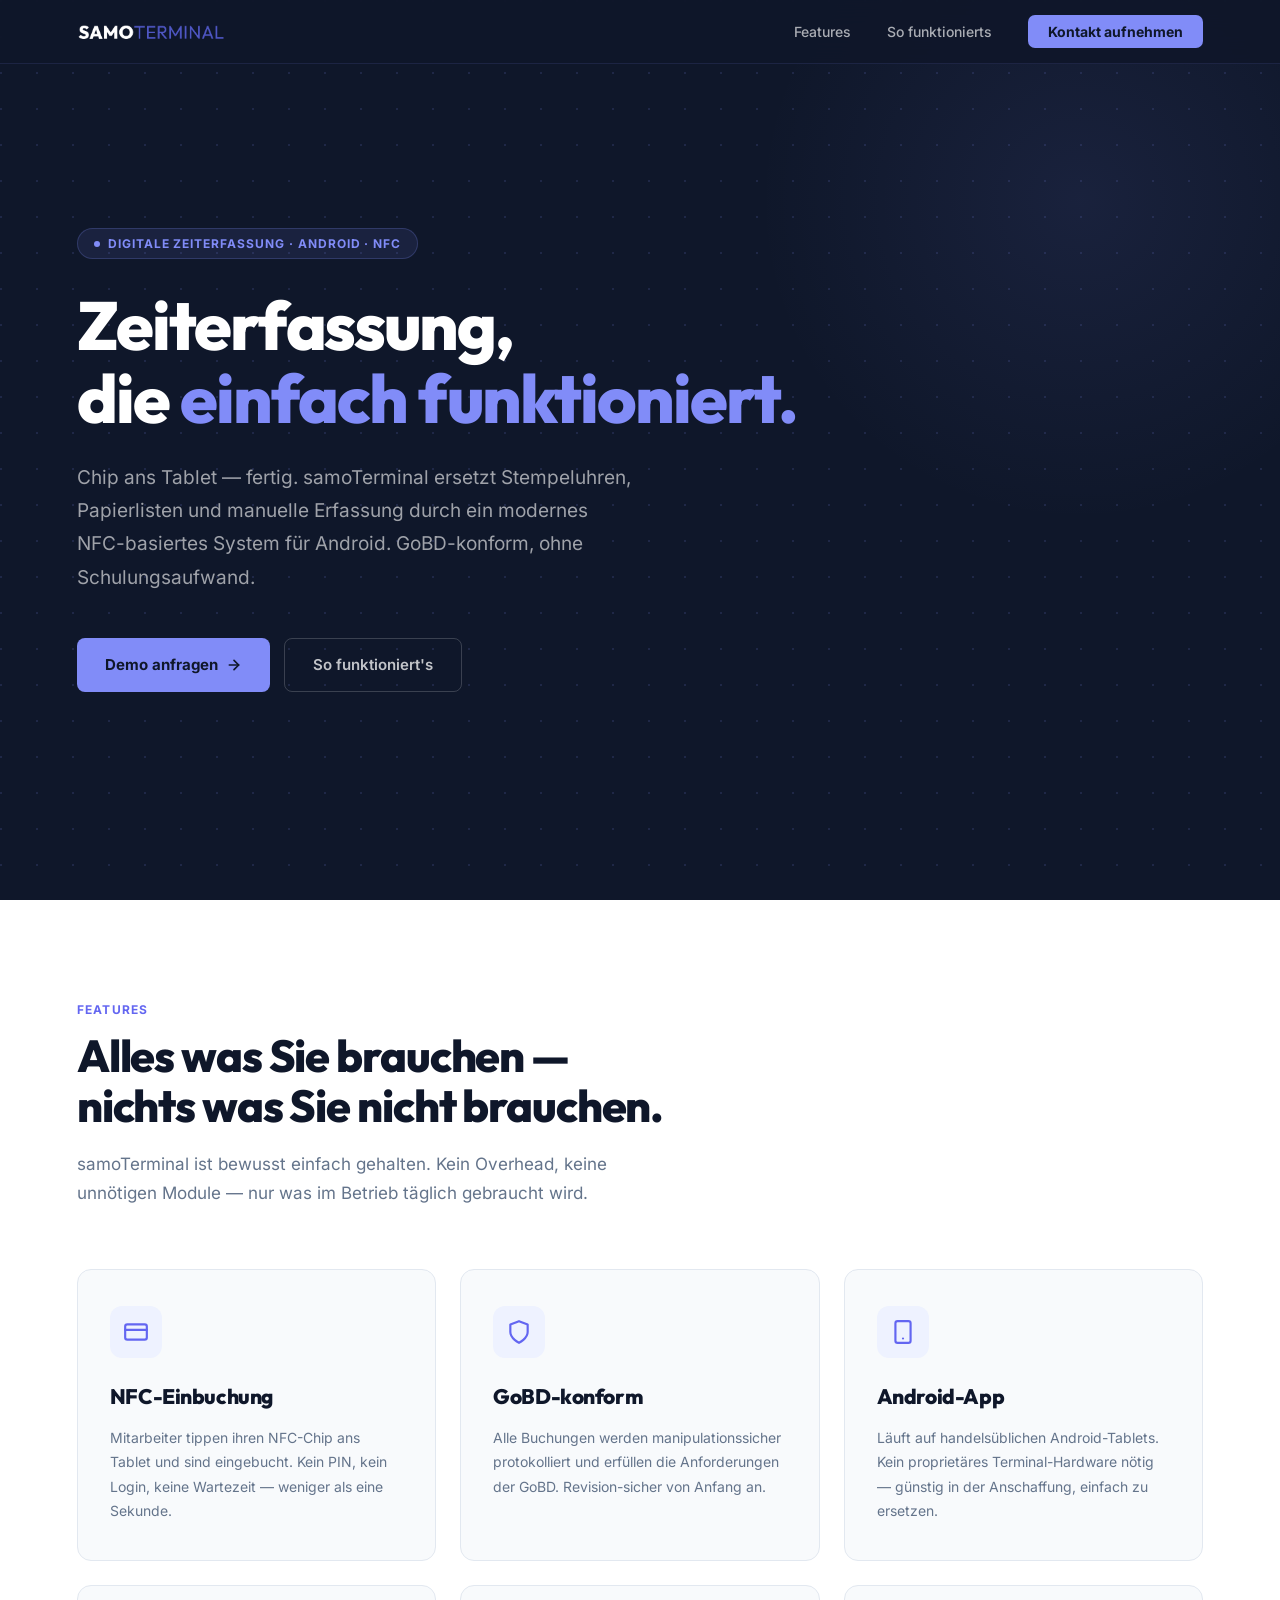
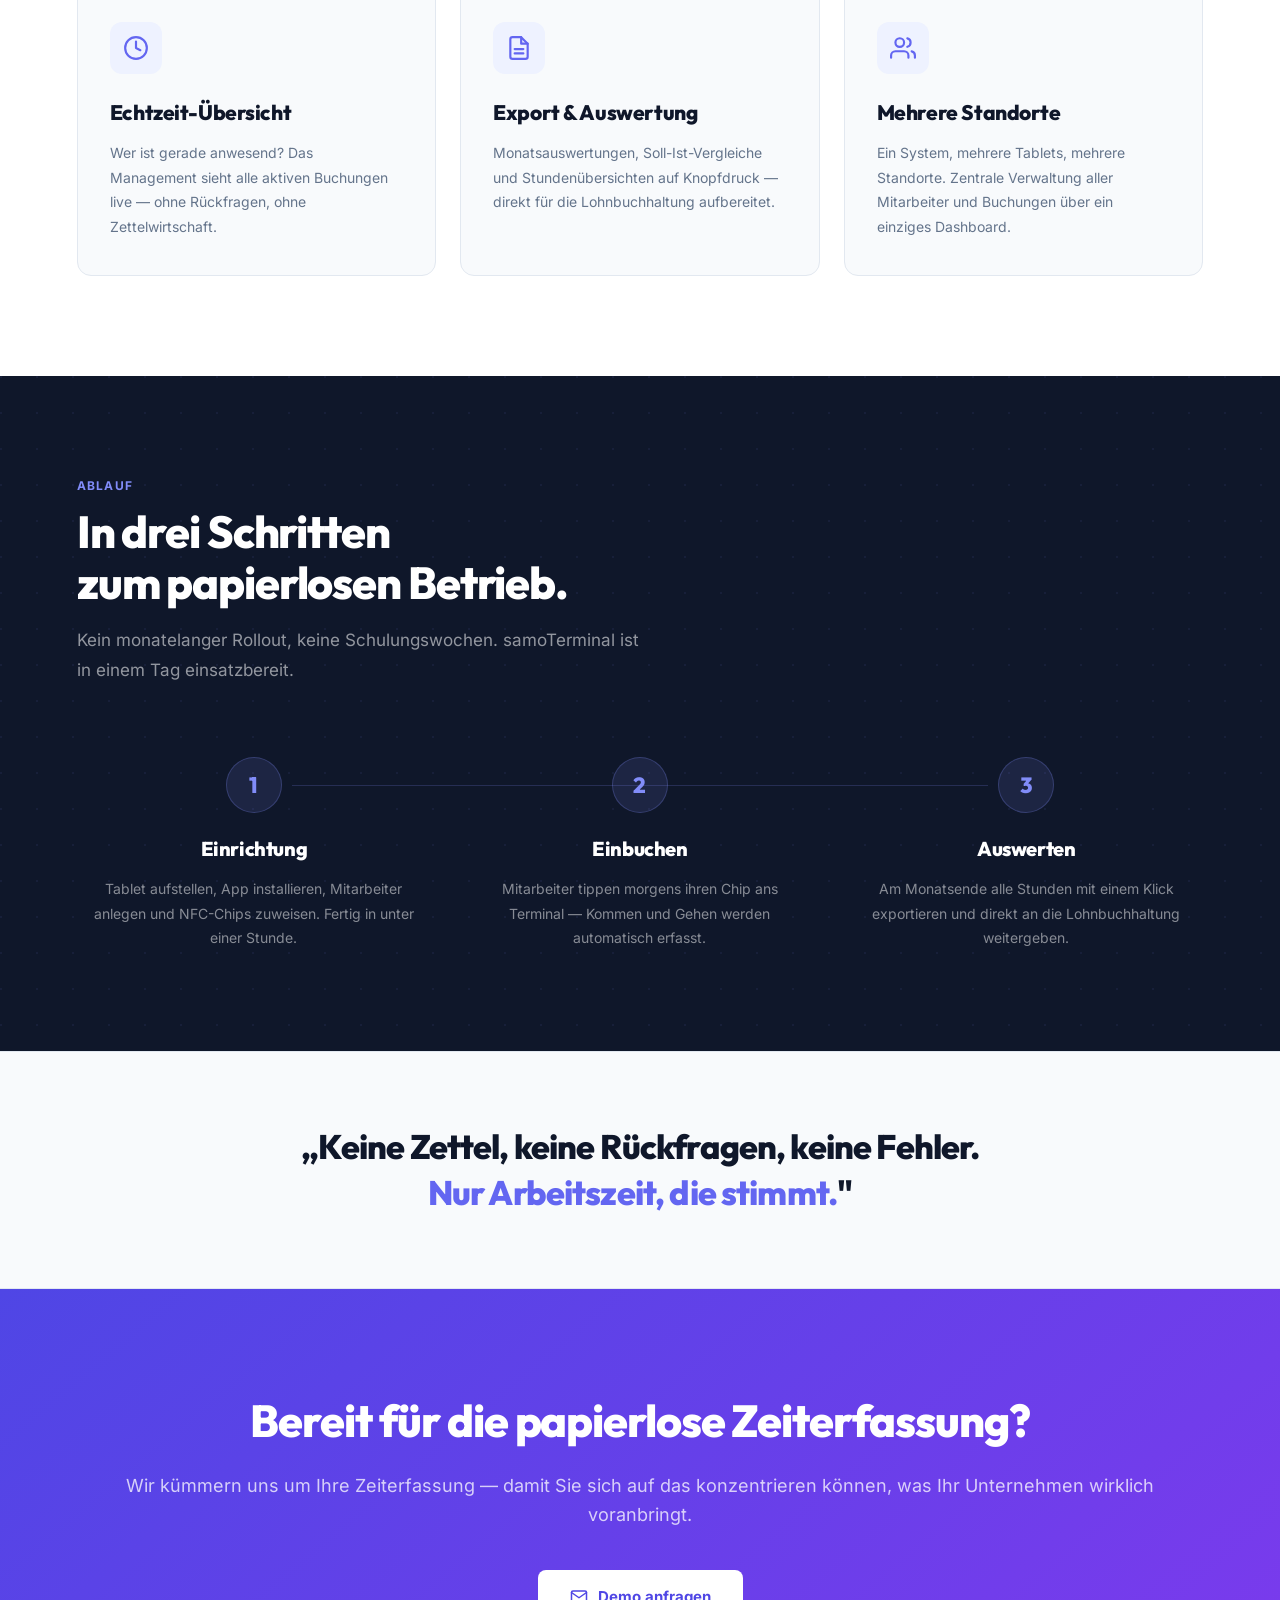
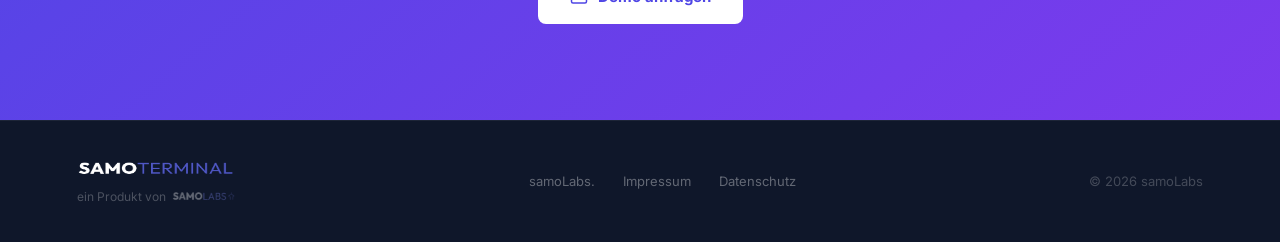
<file: index.html>
<!DOCTYPE html>
<html lang="de">
<head>
  <meta charset="UTF-8">
  <meta name="viewport" content="width=device-width, initial-scale=1.0">
  <meta name="description" content="samoTerminal – Digitale Zeiterfassung per NFC. Mitarbeiter buchen sich per Chip ein. Kein Papier, keine manuelle Erfassung, GoBD-konform.">
  <meta property="og:title" content="samoTerminal. – Zeiterfassung per Tipp.">
  <meta property="og:description" content="NFC-basierte digitale Zeiterfassung für Android-Tablets. Einfach, schnell, GoBD-konform.">
  <meta property="og:type" content="website">
  <title>samoTerminal. – Zeiterfassung per Tipp.</title>
  <link rel="stylesheet" href="assets/fonts/fonts.css">
  <style>
    *, *::before, *::after { box-sizing: border-box; margin: 0; padding: 0; }

    :root {
      --navy:         #0F172A;
      --navy-mid:     #1E293B;
      --purple:       #818CF8;
      --purple-2:     #6366F1;
      --purple-3:     #4F46E5;
      --purple-light: #EEF2FF;
      --white:        #FFFFFF;
      --gray:         #64748B;
      --gray-light:   #F8FAFC;
      --border:       #E2E8F0;
      --text:         #1E293B;
      --font-head:    'Outfit', sans-serif;
      --font-body:    'Inter', system-ui, sans-serif;
    }

    html { scroll-behavior: smooth; }
    body {
      font-family: var(--font-body);
      color: var(--text);
      background: var(--white);
      -webkit-font-smoothing: antialiased;
      line-height: 1.6;
    }

    /* ── Nav ── */
    nav {
      position: fixed; top: 0; left: 0; right: 0; z-index: 100;
      background: rgba(15, 23, 42, 0.94);
      backdrop-filter: blur(14px);
      -webkit-backdrop-filter: blur(14px);
      border-bottom: 1px solid rgba(129, 140, 248, 0.12);
      height: 64px; padding: 0 6%;
      display: flex; align-items: center; justify-content: space-between;
    }
    .nav-logo img { height: 26px; display: block; }
    .nav-links { list-style: none; display: flex; align-items: center; gap: 36px; }
    .nav-links a { color: rgba(255,255,255,0.65); text-decoration: none; font-size: 14px; font-weight: 500; transition: color .2s; }
    .nav-links a:hover { color: var(--purple); }
    .nav-cta { background: var(--purple) !important; color: var(--navy) !important; font-weight: 700 !important; padding: 8px 20px; border-radius: 7px; }
    .nav-cta:hover { background: var(--purple-2) !important; color: #fff !important; }
    .nav-by { font-size: 12px; color: rgba(255,255,255,0.3); display: flex; align-items: center; gap: 8px; }
    .nav-by img { height: 16px; opacity: .5; }

    /* ── Hero ── */
    #hero {
      min-height: 100vh;
      background: var(--navy);
      display: flex; align-items: center;
      padding: 120px 6% 100px;
      position: relative; overflow: hidden;
    }
    .hero-dots {
      position: absolute; inset: 0; z-index: 0;
      background-image: radial-gradient(circle at 1px 1px, rgba(129,140,248,0.14) 1px, transparent 0);
      background-size: 36px 36px;
    }
    .hero-glow { position: absolute; z-index: 0; width: 700px; height: 700px; background: radial-gradient(circle, rgba(129,140,248,0.09) 0%, transparent 65%); top: -150px; right: -150px; }
    .hero-content { position: relative; z-index: 1; max-width: 800px; }

    .eyebrow {
      display: inline-flex; align-items: center; gap: 8px;
      background: rgba(129,140,248,0.1); border: 1px solid rgba(129,140,248,0.22);
      border-radius: 99px; padding: 5px 16px;
      font-size: 12px; font-weight: 700; color: var(--purple);
      letter-spacing: .08em; text-transform: uppercase; margin-bottom: 30px;
    }
    .eyebrow-dot { width: 6px; height: 6px; background: var(--purple); border-radius: 50%; }

    .hero-h1 {
      font-family: var(--font-head); font-weight: 800;
      font-size: clamp(38px, 5.5vw, 68px);
      color: var(--white); line-height: 1.07;
      letter-spacing: -0.03em; margin-bottom: 26px;
    }
    .hero-h1 em { font-style: normal; color: var(--purple); }
    .hero-sub { font-size: clamp(16px, 1.8vw, 19px); color: rgba(255,255,255,0.6); max-width: 560px; line-height: 1.75; margin-bottom: 44px; }

    .btn-row { display: flex; gap: 14px; flex-wrap: wrap; }
    .btn-primary {
      display: inline-flex; align-items: center; gap: 8px;
      background: var(--purple); color: var(--navy);
      font-family: var(--font-body); font-weight: 700; font-size: 15px;
      padding: 14px 28px; border-radius: 8px; text-decoration: none;
      transition: background .2s, transform .15s;
    }
    .btn-primary:hover { background: var(--purple-2); transform: translateY(-2px); }
    .btn-outline {
      display: inline-flex; align-items: center; gap: 8px;
      background: transparent; color: rgba(255,255,255,0.75);
      font-family: var(--font-body); font-weight: 600; font-size: 15px;
      padding: 14px 28px; border-radius: 8px; text-decoration: none;
      border: 1px solid rgba(255,255,255,0.18); transition: border-color .2s, color .2s;
    }
    .btn-outline:hover { border-color: var(--purple); color: var(--purple); }

    /* ── Shared ── */
    .section { padding: 100px 6%; }
    .section-inner { max-width: 1160px; margin: 0 auto; }
    .label { font-size: 12px; font-weight: 700; letter-spacing: .1em; text-transform: uppercase; color: var(--purple-2); margin-bottom: 12px; }
    .label-light { color: var(--purple); }
    .section-h2 { font-family: var(--font-head); font-weight: 800; font-size: clamp(28px, 3.5vw, 46px); color: var(--navy); line-height: 1.12; letter-spacing: -0.025em; margin-bottom: 18px; }
    .section-h2-light { color: #fff; }
    .section-lead { font-size: 17px; color: var(--gray); max-width: 580px; line-height: 1.75; margin-bottom: 60px; }
    .section-lead-light { color: rgba(255,255,255,0.55); }

    /* ── Features ── */
    #features { background: var(--white); }
    .features-grid { display: grid; grid-template-columns: repeat(3, 1fr); gap: 24px; }
    .feature {
      background: var(--gray-light); border: 1px solid var(--border);
      border-radius: 14px; padding: 36px 32px;
      transition: border-color .25s, box-shadow .25s, transform .2s;
    }
    .feature:hover { border-color: var(--purple); box-shadow: 0 8px 32px rgba(99,102,241,0.1); transform: translateY(-3px); }
    .feature-icon {
      width: 52px; height: 52px; background: var(--purple-light);
      border-radius: 12px; display: flex; align-items: center; justify-content: center;
      margin-bottom: 22px; color: var(--purple-2);
    }
    .feature h3 { font-family: var(--font-head); font-weight: 800; font-size: 21px; color: var(--navy); letter-spacing: -0.02em; margin-bottom: 12px; }
    .feature p { font-size: 14px; color: var(--gray); line-height: 1.75; }

    /* ── So funktioniert's ── */
    #wie { background: var(--navy); position: relative; overflow: hidden; }
    .schritte { display: grid; grid-template-columns: repeat(3, 1fr); gap: 32px; position: relative; z-index: 1; }
    .schritt { text-align: center; padding: 0 16px; }
    .schritt-nr {
      width: 56px; height: 56px; border-radius: 50%;
      background: rgba(129,140,248,0.12); border: 1px solid rgba(129,140,248,0.25);
      display: flex; align-items: center; justify-content: center;
      font-family: var(--font-head); font-weight: 800; font-size: 22px;
      color: var(--purple); margin: 0 auto 20px;
    }
    .schritt h3 { font-family: var(--font-head); font-weight: 800; font-size: 20px; color: #fff; letter-spacing: -0.02em; margin-bottom: 12px; }
    .schritt p { font-size: 14px; color: rgba(255,255,255,0.5); line-height: 1.75; }
    .schritte-linie {
      position: absolute; top: 28px; left: calc(16.66% + 28px); right: calc(16.66% + 28px);
      height: 1px; background: rgba(129,140,248,0.2); z-index: 0;
    }

    /* ── Zitat ── */
    #zitat { background: var(--gray-light); border-top: 1px solid var(--border); border-bottom: 1px solid var(--border); padding: 72px 6%; text-align: center; }
    #zitat blockquote { font-family: var(--font-head); font-weight: 800; font-size: clamp(22px, 3vw, 34px); color: var(--navy); letter-spacing: -0.025em; line-height: 1.35; max-width: 760px; margin: 0 auto; }
    #zitat blockquote em { font-style: normal; color: var(--purple-2); }

    /* ── Kontakt ── */
    #kontakt { background: linear-gradient(140deg, var(--purple-3) 0%, #7C3AED 100%); padding: 96px 6%; text-align: center; }
    #kontakt h2 { font-family: var(--font-head); font-weight: 800; font-size: clamp(28px, 3.5vw, 46px); color: #fff; letter-spacing: -0.025em; margin-bottom: 16px; }
    #kontakt p { font-size: 18px; color: rgba(255,255,255,0.75); margin-bottom: 40px; }
    .btn-white { display: inline-flex; align-items: center; gap: 10px; background: #fff; color: var(--purple-3); font-family: var(--font-body); font-weight: 700; font-size: 15px; padding: 15px 32px; border-radius: 8px; text-decoration: none; transition: transform .2s, box-shadow .2s; }
    .btn-white:hover { transform: translateY(-2px); box-shadow: 0 12px 36px rgba(0,0,0,0.2); }

    /* ── Footer ── */
    footer { background: var(--navy); border-top: 1px solid rgba(255,255,255,0.06); padding: 36px 6%; }
    .footer-inner { max-width: 1160px; margin: 0 auto; display: flex; align-items: center; justify-content: space-between; flex-wrap: wrap; gap: 16px; }
    .footer-brand { display: flex; flex-direction: column; gap: 8px; }
    footer .product-logo { height: 22px; }
    .footer-by { display: flex; align-items: center; gap: 6px; font-size: 12px; color: rgba(255,255,255,0.25); }
    .footer-by img { height: 14px; opacity: .35; }
    .footer-links { display: flex; gap: 28px; }
    .footer-links a { font-size: 13px; color: rgba(255,255,255,0.35); text-decoration: none; transition: color .2s; }
    .footer-links a:hover { color: var(--purple); }
    .footer-copy { font-size: 13px; color: rgba(255,255,255,0.22); }

    @media (max-width: 768px) {
      nav .nav-links { display: none; }
      .features-grid, .schritte { grid-template-columns: 1fr; }
      .schritte-linie { display: none; }
    }
  </style>
</head>
<body>

  <nav>
    <a href="/" class="nav-logo">
      <img src="./assets/samoTerminal-logo-dark.png" alt="samoTerminal.">
    </a>
    <ul class="nav-links">
      <li><a href="#features">Features</a></li>
      <li><a href="#wie">So funktionierts</a></li>
      <li><a href="#kontakt" class="nav-cta">Kontakt aufnehmen</a></li>
    </ul>
  </nav>

  <!-- Hero -->
  <section id="hero">
    <div class="hero-dots"></div>
    <div class="hero-glow"></div>
    <div class="hero-content">
      <div class="eyebrow">
        <span class="eyebrow-dot"></span>
        Digitale Zeiterfassung · Android · NFC
      </div>
      <h1 class="hero-h1">
        Zeiterfassung,<br>
        die <em>einfach funktioniert.</em>
      </h1>
      <p class="hero-sub">
        Chip ans Tablet — fertig. samoTerminal ersetzt Stempeluhren, Papierlisten und manuelle Erfassung durch ein modernes NFC-basiertes System für Android. GoBD-konform, ohne Schulungsaufwand.
      </p>
      <div class="btn-row">
        <a href="#kontakt" class="btn-primary">
          Demo anfragen
          <svg width="16" height="16" viewBox="0 0 24 24" fill="none" stroke="currentColor" stroke-width="2.5" stroke-linecap="round" stroke-linejoin="round"><path d="M5 12h14"/><path d="m12 5 7 7-7 7"/></svg>
        </a>
        <a href="#wie" class="btn-outline">So funktioniert's</a>
      </div>
    </div>
  </section>

  <!-- Features -->
  <section id="features" class="section">
    <div class="section-inner">
      <div class="label">Features</div>
      <h2 class="section-h2">Alles was Sie brauchen —<br>nichts was Sie nicht brauchen.</h2>
      <p class="section-lead">samoTerminal ist bewusst einfach gehalten. Kein Overhead, keine unnötigen Module — nur was im Betrieb täglich gebraucht wird.</p>
      <div class="features-grid">
        <div class="feature">
          <div class="feature-icon">
            <svg width="26" height="26" viewBox="0 0 24 24" fill="none" stroke="currentColor" stroke-width="2" stroke-linecap="round" stroke-linejoin="round">
              <rect x="2" y="5" width="20" height="14" rx="2"/><path d="M2 10h20"/>
            </svg>
          </div>
          <h3>NFC-Einbuchung</h3>
          <p>Mitarbeiter tippen ihren NFC-Chip ans Tablet und sind eingebucht. Kein PIN, kein Login, keine Wartezeit — weniger als eine Sekunde.</p>
        </div>
        <div class="feature">
          <div class="feature-icon">
            <svg width="26" height="26" viewBox="0 0 24 24" fill="none" stroke="currentColor" stroke-width="2" stroke-linecap="round" stroke-linejoin="round">
              <path d="M12 22s8-4 8-10V5l-8-3-8 3v7c0 6 8 10 8 10z"/>
            </svg>
          </div>
          <h3>GoBD-konform</h3>
          <p>Alle Buchungen werden manipulationssicher protokolliert und erfüllen die Anforderungen der GoBD. Revision-sicher von Anfang an.</p>
        </div>
        <div class="feature">
          <div class="feature-icon">
            <svg width="26" height="26" viewBox="0 0 24 24" fill="none" stroke="currentColor" stroke-width="2" stroke-linecap="round" stroke-linejoin="round">
              <rect x="5" y="2" width="14" height="20" rx="2"/><line x1="12" y1="18" x2="12.01" y2="18"/>
            </svg>
          </div>
          <h3>Android-App</h3>
          <p>Läuft auf handelsüblichen Android-Tablets. Kein proprietäres Terminal-Hardware nötig — günstig in der Anschaffung, einfach zu ersetzen.</p>
        </div>
        <div class="feature">
          <div class="feature-icon">
            <svg width="26" height="26" viewBox="0 0 24 24" fill="none" stroke="currentColor" stroke-width="2" stroke-linecap="round" stroke-linejoin="round">
              <circle cx="12" cy="12" r="10"/><polyline points="12 6 12 12 16 14"/>
            </svg>
          </div>
          <h3>Echtzeit-Übersicht</h3>
          <p>Wer ist gerade anwesend? Das Management sieht alle aktiven Buchungen live — ohne Rückfragen, ohne Zettelwirtschaft.</p>
        </div>
        <div class="feature">
          <div class="feature-icon">
            <svg width="26" height="26" viewBox="0 0 24 24" fill="none" stroke="currentColor" stroke-width="2" stroke-linecap="round" stroke-linejoin="round">
              <path d="M14 2H6a2 2 0 0 0-2 2v16a2 2 0 0 0 2 2h12a2 2 0 0 0 2-2V8z"/><polyline points="14 2 14 8 20 8"/><line x1="16" y1="13" x2="8" y2="13"/><line x1="16" y1="17" x2="8" y2="17"/>
            </svg>
          </div>
          <h3>Export &amp; Auswertung</h3>
          <p>Monatsauswertungen, Soll-Ist-Vergleiche und Stundenübersichten auf Knopfdruck — direkt für die Lohnbuchhaltung aufbereitet.</p>
        </div>
        <div class="feature">
          <div class="feature-icon">
            <svg width="26" height="26" viewBox="0 0 24 24" fill="none" stroke="currentColor" stroke-width="2" stroke-linecap="round" stroke-linejoin="round">
              <path d="M17 21v-2a4 4 0 0 0-4-4H5a4 4 0 0 0-4 4v2"/><circle cx="9" cy="7" r="4"/><path d="M23 21v-2a4 4 0 0 0-3-3.87"/><path d="M16 3.13a4 4 0 0 1 0 7.75"/>
            </svg>
          </div>
          <h3>Mehrere Standorte</h3>
          <p>Ein System, mehrere Tablets, mehrere Standorte. Zentrale Verwaltung aller Mitarbeiter und Buchungen über ein einziges Dashboard.</p>
        </div>
      </div>
    </div>
  </section>

  <!-- So funktionierts -->
  <section id="wie" class="section" style="position:relative">
    <div class="hero-dots" style="opacity:.5"></div>
    <div class="section-inner" style="position:relative;z-index:1">
      <div class="label label-light">Ablauf</div>
      <h2 class="section-h2 section-h2-light">In drei Schritten<br>zum papierlosen Betrieb.</h2>
      <p class="section-lead section-lead-light" style="margin-bottom:72px">Kein monatelanger Rollout, keine Schulungswochen. samoTerminal ist in einem Tag einsatzbereit.</p>
      <div style="position:relative">
        <div class="schritte-linie"></div>
        <div class="schritte">
          <div class="schritt">
            <div class="schritt-nr">1</div>
            <h3>Einrichtung</h3>
            <p>Tablet aufstellen, App installieren, Mitarbeiter anlegen und NFC-Chips zuweisen. Fertig in unter einer Stunde.</p>
          </div>
          <div class="schritt">
            <div class="schritt-nr">2</div>
            <h3>Einbuchen</h3>
            <p>Mitarbeiter tippen morgens ihren Chip ans Terminal — Kommen und Gehen werden automatisch erfasst.</p>
          </div>
          <div class="schritt">
            <div class="schritt-nr">3</div>
            <h3>Auswerten</h3>
            <p>Am Monatsende alle Stunden mit einem Klick exportieren und direkt an die Lohnbuchhaltung weitergeben.</p>
          </div>
        </div>
      </div>
    </div>
  </section>

  <!-- Zitat -->
  <section id="zitat">
    <blockquote>
      „Keine Zettel, keine Rückfragen, keine Fehler.<br>
      <em>Nur Arbeitszeit, die stimmt.</em>"
    </blockquote>
  </section>

  <!-- Kontakt -->
  <section id="kontakt">
    <h2>Bereit für die papierlose Zeiterfassung?</h2>
    <p>Wir kümmern uns um Ihre Zeiterfassung — damit Sie sich auf das konzentrieren können, was Ihr Unternehmen wirklich voranbringt.</p>
    <a href="mailto:info@samolabs.de" class="btn-white">
      <svg width="18" height="18" viewBox="0 0 24 24" fill="none" stroke="currentColor" stroke-width="2" stroke-linecap="round" stroke-linejoin="round"><path d="M4 4h16c1.1 0 2 .9 2 2v12c0 1.1-.9 2-2 2H4c-1.1 0-2-.9-2-2V6c0-1.1.9-2 2-2z"/><polyline points="22,6 12,13 2,6"/></svg>
      Demo anfragen
    </a>
  </section>

  <!-- Footer -->
  <footer>
    <div class="footer-inner">
      <div class="footer-brand">
        <img src="./assets/samoTerminal-logo-dark.png" alt="samoTerminal." class="product-logo">
        <div class="footer-by">
          ein Produkt von <img src="./assets/samolabs-logo-dark.png" alt="samoLabs.">
        </div>
      </div>
      <div class="footer-links">
        <a href="https://samolabs.de">samoLabs.</a>
        <a href="./impressum.html">Impressum</a>
        <a href="./datenschutz.html">Datenschutz</a>
      </div>
      <div class="footer-copy">© <span id="fyear"></span> samoLabs</div>
    </div>
  </footer>

  <script>document.getElementById('fyear').textContent = new Date().getFullYear();</script>
</body>
</html>
</file>
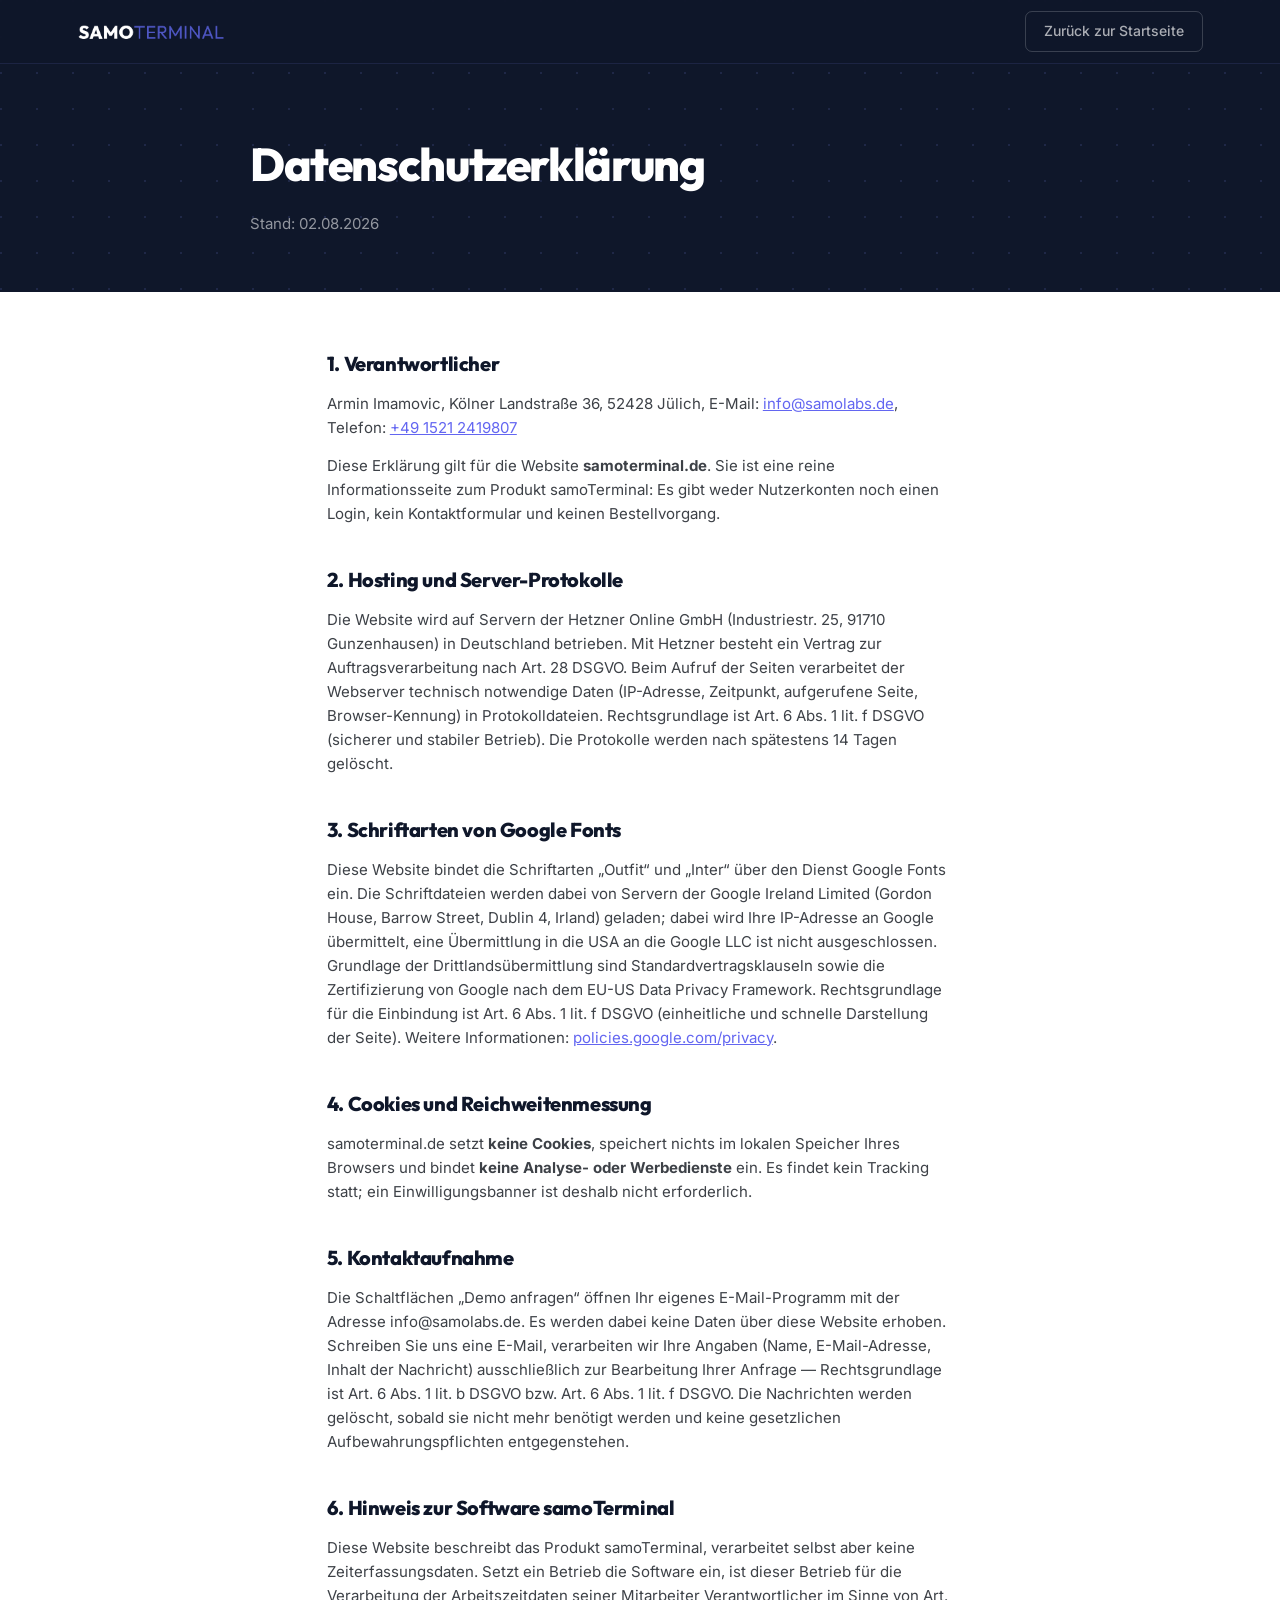
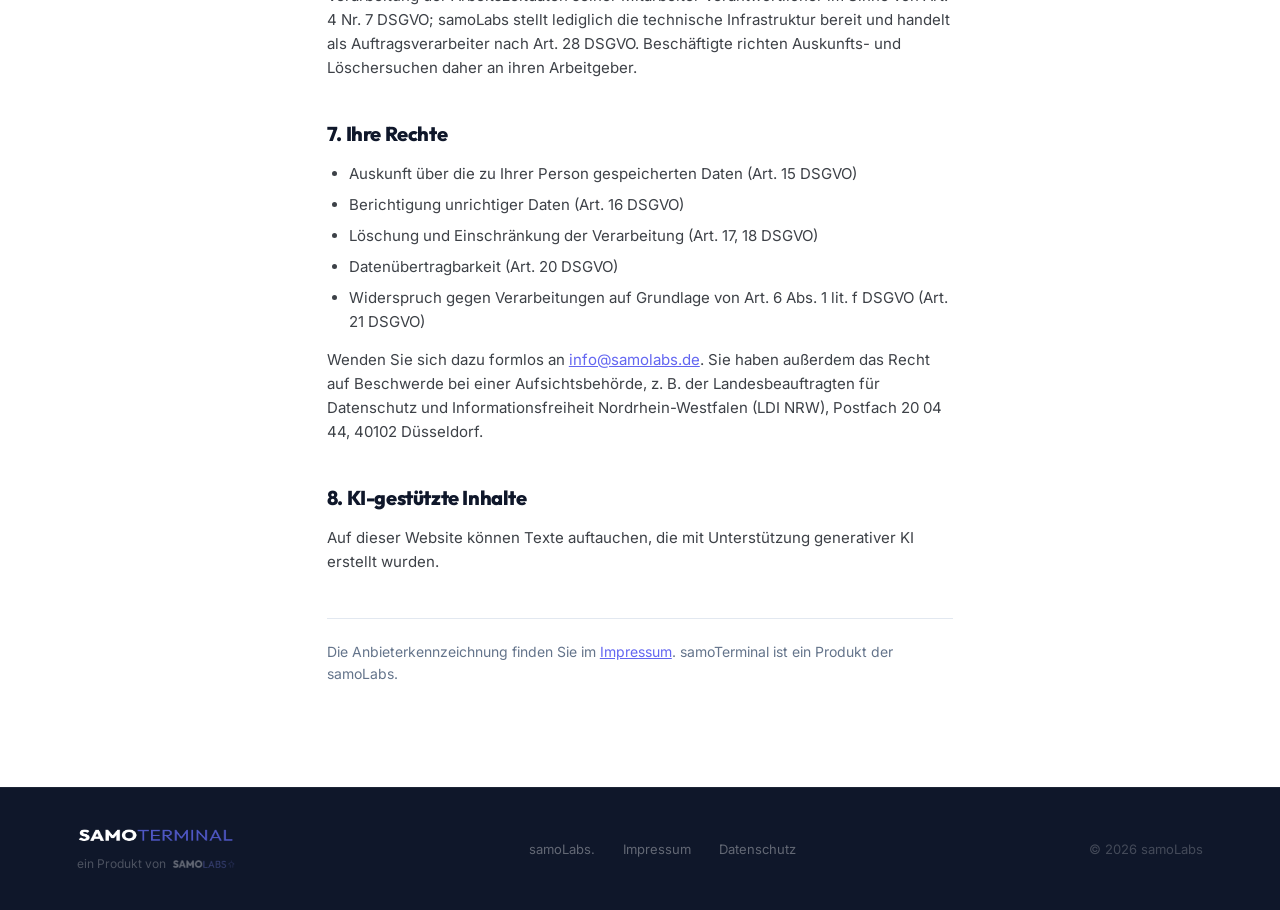
<file: datenschutz.html>
<!DOCTYPE html>
<html lang="de">
<head>
  <meta charset="UTF-8">
  <meta name="viewport" content="width=device-width, initial-scale=1.0">
  <meta name="description" content="Datenschutzerklärung von samoTerminal – Informationen zur Verarbeitung personenbezogener Daten nach DSGVO.">
  <title>Datenschutzerklärung – samoTerminal.</title>
  <link rel="stylesheet" href="assets/fonts/fonts.css">
  <style>
    *, *::before, *::after { box-sizing: border-box; margin: 0; padding: 0; }

    :root {
      --navy:         #0F172A;
      --purple:       #818CF8;
      --purple-2:     #6366F1;
      --white:        #FFFFFF;
      --gray:         #64748B;
      --border:       #E2E8F0;
      --text:         #1E293B;
      --font-head:    'Outfit', sans-serif;
      --font-body:    'Inter', system-ui, sans-serif;
    }

    body {
      font-family: var(--font-body);
      color: var(--text);
      background: var(--white);
      -webkit-font-smoothing: antialiased;
      line-height: 1.6;
    }

    /* ── Nav (identisch zu index.html) ── */
    nav {
      position: fixed; top: 0; left: 0; right: 0; z-index: 100;
      background: rgba(15, 23, 42, 0.94);
      backdrop-filter: blur(14px);
      -webkit-backdrop-filter: blur(14px);
      border-bottom: 1px solid rgba(129, 140, 248, 0.12);
      height: 64px; padding: 0 6%;
      display: flex; align-items: center; justify-content: space-between;
    }
    .nav-logo img { height: 26px; display: block; }
    .nav-back {
      color: rgba(255,255,255,0.65); text-decoration: none;
      font-size: 14px; font-weight: 500;
      padding: 8px 18px; border: 1px solid rgba(255,255,255,0.18); border-radius: 7px;
      transition: color .2s, border-color .2s;
    }
    .nav-back:hover { color: var(--purple); border-color: var(--purple); }

    /* ── Kopf ── */
    .recht-kopf { background: var(--navy); padding: 128px 6% 56px; position: relative; overflow: hidden; }
    .recht-kopf::before {
      content: ''; position: absolute; inset: 0;
      background-image: radial-gradient(circle at 1px 1px, rgba(129,140,248,0.14) 1px, transparent 0);
      background-size: 36px 36px;
    }
    .recht-kopf .inner { position: relative; z-index: 1; max-width: 780px; margin: 0 auto; }
    .recht-kopf h1 { font-family: var(--font-head); font-weight: 800; font-size: clamp(30px, 4vw, 46px); color: #fff; letter-spacing: -0.03em; }
    .recht-kopf p { font-size: 15px; color: rgba(255,255,255,0.55); margin-top: 10px; }

    /* ── Inhalt ── */
    main { max-width: 780px; margin: 0 auto; padding: 56px 6% 88px; }
    main h2 { font-family: var(--font-head); font-weight: 800; font-size: 20px; color: var(--navy); letter-spacing: -0.02em; margin: 38px 0 12px; }
    main h2:first-child { margin-top: 0; }
    main p { font-size: 15px; color: #3D4147; margin-bottom: 14px; }
    main ul { margin: 0 0 14px; padding-left: 22px; color: #3D4147; font-size: 15px; }
    main li { margin-bottom: 7px; }
    main a { color: var(--purple-2); }
    .schluss { margin-top: 44px; padding-top: 22px; border-top: 1px solid var(--border); font-size: 14px; color: var(--gray); }

    /* ── Footer (identisch zu index.html) ── */
    footer { background: var(--navy); border-top: 1px solid rgba(255,255,255,0.06); padding: 36px 6%; }
    .footer-inner { max-width: 1160px; margin: 0 auto; display: flex; align-items: center; justify-content: space-between; flex-wrap: wrap; gap: 16px; }
    .footer-brand { display: flex; flex-direction: column; gap: 8px; }
    footer .product-logo { height: 22px; }
    .footer-by { display: flex; align-items: center; gap: 6px; font-size: 12px; color: rgba(255,255,255,0.25); }
    .footer-by img { height: 14px; opacity: .35; }
    .footer-links { display: flex; gap: 28px; }
    .footer-links a { font-size: 13px; color: rgba(255,255,255,0.35); text-decoration: none; transition: color .2s; }
    .footer-links a:hover { color: var(--purple); }
    .footer-copy { font-size: 13px; color: rgba(255,255,255,0.22); }
  </style>
</head>
<body>

  <nav>
    <a href="./index.html" class="nav-logo">
      <img src="./assets/samoTerminal-logo-dark.png" alt="samoTerminal.">
    </a>
    <a href="./index.html" class="nav-back">Zurück zur Startseite</a>
  </nav>

  <header class="recht-kopf">
    <div class="inner">
      <h1>Datenschutzerklärung</h1>
      <p>Stand: 02.08.2026</p>
    </div>
  </header>

  <main>
    <h2>1. Verantwortlicher</h2>
    <p>Armin Imamovic, Kölner Landstraße 36, 52428 Jülich, E-Mail: <a href="mailto:info@samolabs.de">info@samolabs.de</a>, Telefon: <a href="tel:+4915212419807">+49 1521 2419807</a></p>
    <p>Diese Erklärung gilt für die Website <strong>samoterminal.de</strong>. Sie ist eine reine Informationsseite zum Produkt samoTerminal: Es gibt weder Nutzerkonten noch einen Login, kein Kontaktformular und keinen Bestellvorgang.</p>

    <h2>2. Hosting und Server-Protokolle</h2>
    <p>Die Website wird auf Servern der Hetzner Online GmbH (Industriestr. 25, 91710 Gunzenhausen) in Deutschland betrieben. Mit Hetzner besteht ein Vertrag zur Auftragsverarbeitung nach Art. 28 DSGVO. Beim Aufruf der Seiten verarbeitet der Webserver technisch notwendige Daten (IP-Adresse, Zeitpunkt, aufgerufene Seite, Browser-Kennung) in Protokolldateien. Rechtsgrundlage ist Art. 6 Abs. 1 lit. f DSGVO (sicherer und stabiler Betrieb). Die Protokolle werden nach spätestens 14 Tagen gelöscht.</p>

    <h2>3. Schriftarten von Google Fonts</h2>
    <p>Diese Website bindet die Schriftarten „Outfit“ und „Inter“ über den Dienst Google Fonts ein. Die Schriftdateien werden dabei von Servern der Google Ireland Limited (Gordon House, Barrow Street, Dublin 4, Irland) geladen; dabei wird Ihre IP-Adresse an Google übermittelt, eine Übermittlung in die USA an die Google LLC ist nicht ausgeschlossen. Grundlage der Drittlandsübermittlung sind Standardvertragsklauseln sowie die Zertifizierung von Google nach dem EU-US Data Privacy Framework. Rechtsgrundlage für die Einbindung ist Art. 6 Abs. 1 lit. f DSGVO (einheitliche und schnelle Darstellung der Seite). Weitere Informationen: <a href="https://policies.google.com/privacy" rel="noopener">policies.google.com/privacy</a>.</p>

    <h2>4. Cookies und Reichweitenmessung</h2>
    <p>samoterminal.de setzt <strong>keine Cookies</strong>, speichert nichts im lokalen Speicher Ihres Browsers und bindet <strong>keine Analyse- oder Werbedienste</strong> ein. Es findet kein Tracking statt; ein Einwilligungsbanner ist deshalb nicht erforderlich.</p>

    <h2>5. Kontaktaufnahme</h2>
    <p>Die Schaltflächen „Demo anfragen“ öffnen Ihr eigenes E-Mail-Programm mit der Adresse info@samolabs.de. Es werden dabei keine Daten über diese Website erhoben. Schreiben Sie uns eine E-Mail, verarbeiten wir Ihre Angaben (Name, E-Mail-Adresse, Inhalt der Nachricht) ausschließlich zur Bearbeitung Ihrer Anfrage — Rechtsgrundlage ist Art. 6 Abs. 1 lit. b DSGVO bzw. Art. 6 Abs. 1 lit. f DSGVO. Die Nachrichten werden gelöscht, sobald sie nicht mehr benötigt werden und keine gesetzlichen Aufbewahrungspflichten entgegenstehen.</p>

    <h2>6. Hinweis zur Software samoTerminal</h2>
    <p>Diese Website beschreibt das Produkt samoTerminal, verarbeitet selbst aber keine Zeiterfassungsdaten. Setzt ein Betrieb die Software ein, ist dieser Betrieb für die Verarbeitung der Arbeitszeitdaten seiner Mitarbeiter Verantwortlicher im Sinne von Art. 4 Nr. 7 DSGVO; samoLabs stellt lediglich die technische Infrastruktur bereit und handelt als Auftragsverarbeiter nach Art. 28 DSGVO. Beschäftigte richten Auskunfts- und Löschersuchen daher an ihren Arbeitgeber.</p>

    <h2>7. Ihre Rechte</h2>
    <ul>
      <li>Auskunft über die zu Ihrer Person gespeicherten Daten (Art. 15 DSGVO)</li>
      <li>Berichtigung unrichtiger Daten (Art. 16 DSGVO)</li>
      <li>Löschung und Einschränkung der Verarbeitung (Art. 17, 18 DSGVO)</li>
      <li>Datenübertragbarkeit (Art. 20 DSGVO)</li>
      <li>Widerspruch gegen Verarbeitungen auf Grundlage von Art. 6 Abs. 1 lit. f DSGVO (Art. 21 DSGVO)</li>
    </ul>
    <p>Wenden Sie sich dazu formlos an <a href="mailto:info@samolabs.de">info@samolabs.de</a>. Sie haben außerdem das Recht auf Beschwerde bei einer Aufsichtsbehörde, z. B. der Landesbeauftragten für Datenschutz und Informationsfreiheit Nordrhein-Westfalen (LDI NRW), Postfach 20 04 44, 40102 Düsseldorf.</p>

    <h2>8. KI-gestützte Inhalte</h2>
    <p>Auf dieser Website können Texte auftauchen, die mit Unterstützung generativer KI erstellt wurden.</p>

    <p class="schluss">Die Anbieterkennzeichnung finden Sie im <a href="./impressum.html">Impressum</a>. samoTerminal ist ein Produkt der samoLabs.</p>
  </main>

  <footer>
    <div class="footer-inner">
      <div class="footer-brand">
        <img src="./assets/samoTerminal-logo-dark.png" alt="samoTerminal." class="product-logo">
        <div class="footer-by">
          ein Produkt von <img src="./assets/samolabs-logo-dark.png" alt="samoLabs.">
        </div>
      </div>
      <div class="footer-links">
        <a href="https://samolabs.de">samoLabs.</a>
        <a href="./impressum.html">Impressum</a>
        <a href="./datenschutz.html">Datenschutz</a>
      </div>
      <div class="footer-copy">© <span id="fyear"></span> samoLabs</div>
    </div>
  </footer>

  <script>document.getElementById('fyear').textContent = new Date().getFullYear();</script>
</body>
</html>
</file>
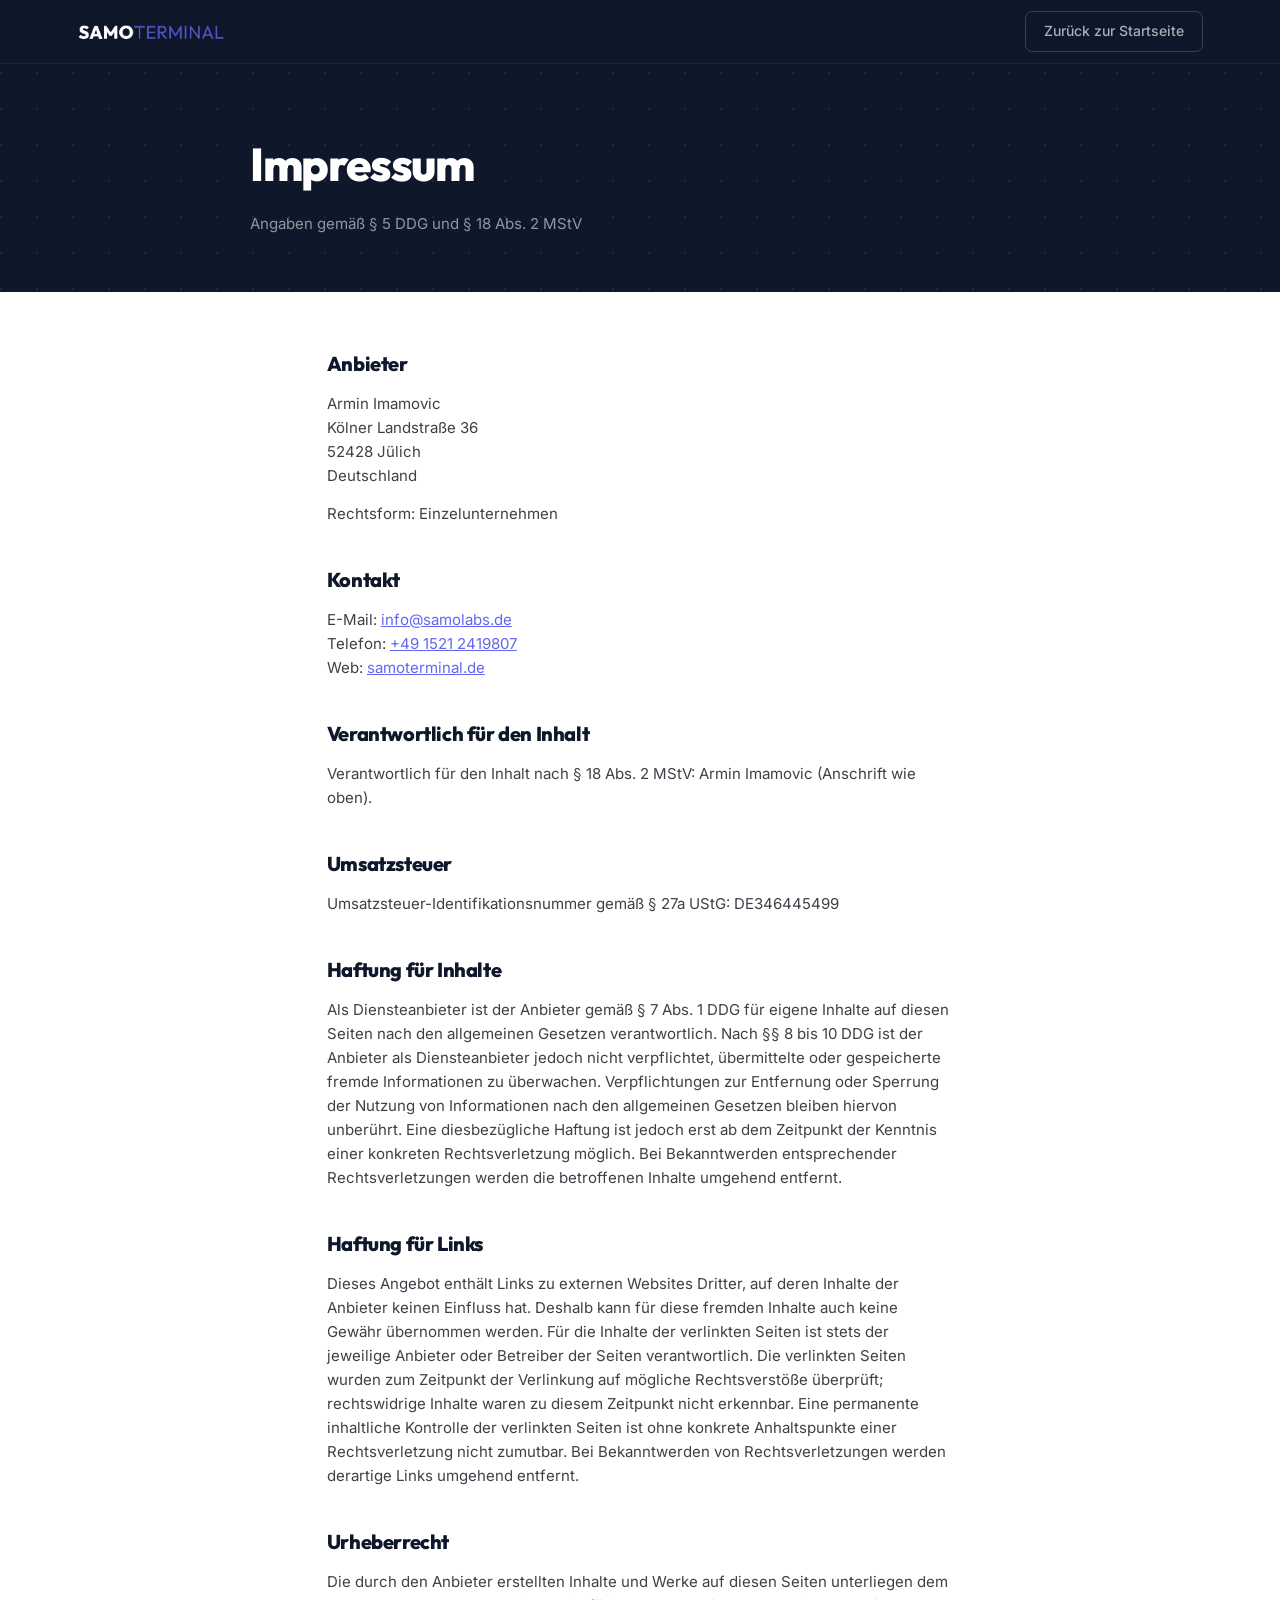
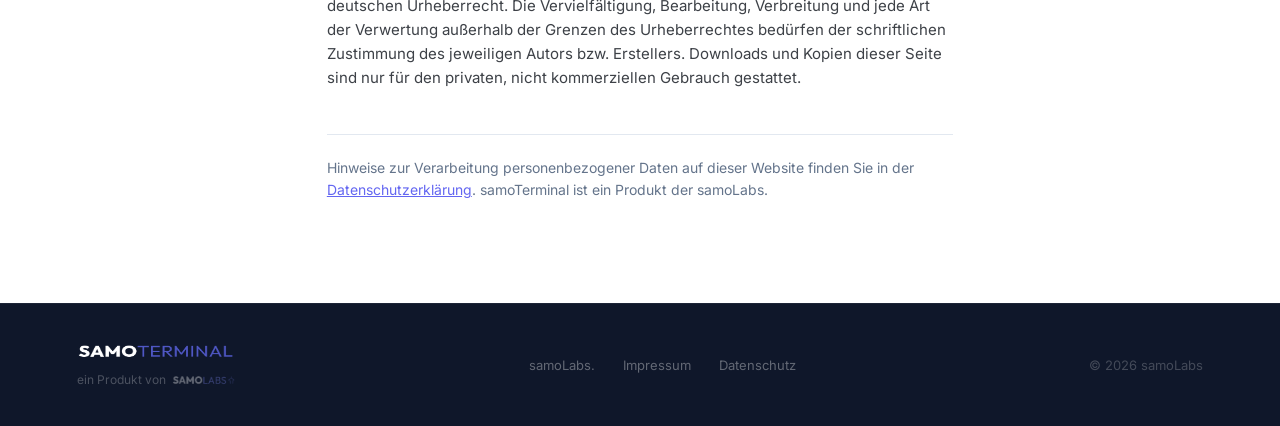
<file: impressum.html>
<!DOCTYPE html>
<html lang="de">
<head>
  <meta charset="UTF-8">
  <meta name="viewport" content="width=device-width, initial-scale=1.0">
  <meta name="description" content="Impressum von samoTerminal – Angaben gemäß § 5 DDG.">
  <title>Impressum – samoTerminal.</title>
  <link rel="stylesheet" href="assets/fonts/fonts.css">
  <style>
    *, *::before, *::after { box-sizing: border-box; margin: 0; padding: 0; }

    :root {
      --navy:         #0F172A;
      --purple:       #818CF8;
      --purple-2:     #6366F1;
      --white:        #FFFFFF;
      --gray:         #64748B;
      --border:       #E2E8F0;
      --text:         #1E293B;
      --font-head:    'Outfit', sans-serif;
      --font-body:    'Inter', system-ui, sans-serif;
    }

    body {
      font-family: var(--font-body);
      color: var(--text);
      background: var(--white);
      -webkit-font-smoothing: antialiased;
      line-height: 1.6;
    }

    /* ── Nav (identisch zu index.html) ── */
    nav {
      position: fixed; top: 0; left: 0; right: 0; z-index: 100;
      background: rgba(15, 23, 42, 0.94);
      backdrop-filter: blur(14px);
      -webkit-backdrop-filter: blur(14px);
      border-bottom: 1px solid rgba(129, 140, 248, 0.12);
      height: 64px; padding: 0 6%;
      display: flex; align-items: center; justify-content: space-between;
    }
    .nav-logo img { height: 26px; display: block; }
    .nav-back {
      color: rgba(255,255,255,0.65); text-decoration: none;
      font-size: 14px; font-weight: 500;
      padding: 8px 18px; border: 1px solid rgba(255,255,255,0.18); border-radius: 7px;
      transition: color .2s, border-color .2s;
    }
    .nav-back:hover { color: var(--purple); border-color: var(--purple); }

    /* ── Kopf ── */
    .recht-kopf { background: var(--navy); padding: 128px 6% 56px; position: relative; overflow: hidden; }
    .recht-kopf::before {
      content: ''; position: absolute; inset: 0;
      background-image: radial-gradient(circle at 1px 1px, rgba(129,140,248,0.14) 1px, transparent 0);
      background-size: 36px 36px;
    }
    .recht-kopf .inner { position: relative; z-index: 1; max-width: 780px; margin: 0 auto; }
    .recht-kopf h1 { font-family: var(--font-head); font-weight: 800; font-size: clamp(30px, 4vw, 46px); color: #fff; letter-spacing: -0.03em; }
    .recht-kopf p { font-size: 15px; color: rgba(255,255,255,0.55); margin-top: 10px; }

    /* ── Inhalt ── */
    main { max-width: 780px; margin: 0 auto; padding: 56px 6% 88px; }
    main h2 { font-family: var(--font-head); font-weight: 800; font-size: 20px; color: var(--navy); letter-spacing: -0.02em; margin: 38px 0 12px; }
    main h2:first-child { margin-top: 0; }
    main p { font-size: 15px; color: #3D4147; margin-bottom: 14px; }
    main a { color: var(--purple-2); }
    .schluss { margin-top: 44px; padding-top: 22px; border-top: 1px solid var(--border); font-size: 14px; color: var(--gray); }

    /* ── Footer (identisch zu index.html) ── */
    footer { background: var(--navy); border-top: 1px solid rgba(255,255,255,0.06); padding: 36px 6%; }
    .footer-inner { max-width: 1160px; margin: 0 auto; display: flex; align-items: center; justify-content: space-between; flex-wrap: wrap; gap: 16px; }
    .footer-brand { display: flex; flex-direction: column; gap: 8px; }
    footer .product-logo { height: 22px; }
    .footer-by { display: flex; align-items: center; gap: 6px; font-size: 12px; color: rgba(255,255,255,0.25); }
    .footer-by img { height: 14px; opacity: .35; }
    .footer-links { display: flex; gap: 28px; }
    .footer-links a { font-size: 13px; color: rgba(255,255,255,0.35); text-decoration: none; transition: color .2s; }
    .footer-links a:hover { color: var(--purple); }
    .footer-copy { font-size: 13px; color: rgba(255,255,255,0.22); }
  </style>
</head>
<body>

  <nav>
    <a href="./index.html" class="nav-logo">
      <img src="./assets/samoTerminal-logo-dark.png" alt="samoTerminal.">
    </a>
    <a href="./index.html" class="nav-back">Zurück zur Startseite</a>
  </nav>

  <header class="recht-kopf">
    <div class="inner">
      <h1>Impressum</h1>
      <p>Angaben gemäß § 5 DDG und § 18 Abs. 2 MStV</p>
    </div>
  </header>

  <main>
    <h2>Anbieter</h2>
    <p>Armin Imamovic<br>Kölner Landstraße 36<br>52428 Jülich<br>Deutschland</p>
    <p>Rechtsform: Einzelunternehmen</p>

    <h2>Kontakt</h2>
    <p>E-Mail: <a href="mailto:info@samolabs.de">info@samolabs.de</a><br>Telefon: <a href="tel:+4915212419807">+49 1521 2419807</a><br>Web: <a href="https://samoterminal.de">samoterminal.de</a></p>

    <h2>Verantwortlich für den Inhalt</h2>
    <p>Verantwortlich für den Inhalt nach § 18 Abs. 2 MStV: Armin Imamovic (Anschrift wie oben).</p>

    <h2>Umsatzsteuer</h2>
    <p>Umsatzsteuer-Identifikationsnummer gemäß § 27a UStG: DE346445499</p>

    <h2>Haftung für Inhalte</h2>
    <p>Als Diensteanbieter ist der Anbieter gemäß § 7 Abs. 1 DDG für eigene Inhalte auf diesen Seiten nach den allgemeinen Gesetzen verantwortlich. Nach §§ 8 bis 10 DDG ist der Anbieter als Diensteanbieter jedoch nicht verpflichtet, übermittelte oder gespeicherte fremde Informationen zu überwachen. Verpflichtungen zur Entfernung oder Sperrung der Nutzung von Informationen nach den allgemeinen Gesetzen bleiben hiervon unberührt. Eine diesbezügliche Haftung ist jedoch erst ab dem Zeitpunkt der Kenntnis einer konkreten Rechtsverletzung möglich. Bei Bekanntwerden entsprechender Rechtsverletzungen werden die betroffenen Inhalte umgehend entfernt.</p>

    <h2>Haftung für Links</h2>
    <p>Dieses Angebot enthält Links zu externen Websites Dritter, auf deren Inhalte der Anbieter keinen Einfluss hat. Deshalb kann für diese fremden Inhalte auch keine Gewähr übernommen werden. Für die Inhalte der verlinkten Seiten ist stets der jeweilige Anbieter oder Betreiber der Seiten verantwortlich. Die verlinkten Seiten wurden zum Zeitpunkt der Verlinkung auf mögliche Rechtsverstöße überprüft; rechtswidrige Inhalte waren zu diesem Zeitpunkt nicht erkennbar. Eine permanente inhaltliche Kontrolle der verlinkten Seiten ist ohne konkrete Anhaltspunkte einer Rechtsverletzung nicht zumutbar. Bei Bekanntwerden von Rechtsverletzungen werden derartige Links umgehend entfernt.</p>

    <h2>Urheberrecht</h2>
    <p>Die durch den Anbieter erstellten Inhalte und Werke auf diesen Seiten unterliegen dem deutschen Urheberrecht. Die Vervielfältigung, Bearbeitung, Verbreitung und jede Art der Verwertung außerhalb der Grenzen des Urheberrechtes bedürfen der schriftlichen Zustimmung des jeweiligen Autors bzw. Erstellers. Downloads und Kopien dieser Seite sind nur für den privaten, nicht kommerziellen Gebrauch gestattet.</p>

    <p class="schluss">Hinweise zur Verarbeitung personenbezogener Daten auf dieser Website finden Sie in der <a href="./datenschutz.html">Datenschutzerklärung</a>. samoTerminal ist ein Produkt der samoLabs.</p>
  </main>

  <footer>
    <div class="footer-inner">
      <div class="footer-brand">
        <img src="./assets/samoTerminal-logo-dark.png" alt="samoTerminal." class="product-logo">
        <div class="footer-by">
          ein Produkt von <img src="./assets/samolabs-logo-dark.png" alt="samoLabs.">
        </div>
      </div>
      <div class="footer-links">
        <a href="https://samolabs.de">samoLabs.</a>
        <a href="./impressum.html">Impressum</a>
        <a href="./datenschutz.html">Datenschutz</a>
      </div>
      <div class="footer-copy">© <span id="fyear"></span> samoLabs</div>
    </div>
  </footer>

  <script>document.getElementById('fyear').textContent = new Date().getFullYear();</script>
</body>
</html>
</file>
<file: assets/fonts/fonts.css>
/* =====================================================================
   Lokale Webfonts — ersetzt die Einbindung von fonts.googleapis.com.
   Kein Verbindungsaufbau zu Google, keine US-Uebermittlung von IP-Adressen.
   Vollstaendige latin- und latin-ext-Subsets (inkl. Umlauten und
   diakritischen Zeichen), heruntergeladen von fonts.gstatic.com.
   Familien, Schnitte und Fallback-Ketten bleiben unveraendert.
   ===================================================================== */

/* Outfit — latin-ext */
@font-face {
  font-family: 'Outfit';
  font-style: normal;
  font-weight: 100 900;
  font-display: swap;
  src: url('./outfit-latin-ext.woff2') format('woff2');
  unicode-range: U+0100-02BA, U+02BD-02C5, U+02C7-02CC, U+02CE-02D7, U+02DD-02FF, U+0304, U+0308, U+0329, U+1D00-1DBF, U+1E00-1E9F, U+1EF2-1EFF, U+2020, U+20A0-20AB, U+20AD-20C0, U+2113, U+2C60-2C7F, U+A720-A7FF;
}

/* Outfit — latin */
@font-face {
  font-family: 'Outfit';
  font-style: normal;
  font-weight: 100 900;
  font-display: swap;
  src: url('./outfit-latin.woff2') format('woff2');
  unicode-range: U+0000-00FF, U+0131, U+0152-0153, U+02BB-02BC, U+02C6, U+02DA, U+02DC, U+0304, U+0308, U+0329, U+2000-206F, U+20AC, U+2122, U+2191, U+2193, U+2212, U+2215, U+FEFF, U+FFFD;
}

/* Inter — latin-ext */
@font-face {
  font-family: 'Inter';
  font-style: normal;
  font-weight: 100 900;
  font-display: swap;
  src: url('./inter-latin-ext.woff2') format('woff2');
  unicode-range: U+0100-02BA, U+02BD-02C5, U+02C7-02CC, U+02CE-02D7, U+02DD-02FF, U+0304, U+0308, U+0329, U+1D00-1DBF, U+1E00-1E9F, U+1EF2-1EFF, U+2020, U+20A0-20AB, U+20AD-20C0, U+2113, U+2C60-2C7F, U+A720-A7FF;
}

/* Inter — latin */
@font-face {
  font-family: 'Inter';
  font-style: normal;
  font-weight: 100 900;
  font-display: swap;
  src: url('./inter-latin.woff2') format('woff2');
  unicode-range: U+0000-00FF, U+0131, U+0152-0153, U+02BB-02BC, U+02C6, U+02DA, U+02DC, U+0304, U+0308, U+0329, U+2000-206F, U+20AC, U+2122, U+2191, U+2193, U+2212, U+2215, U+FEFF, U+FFFD;
}
</file>
